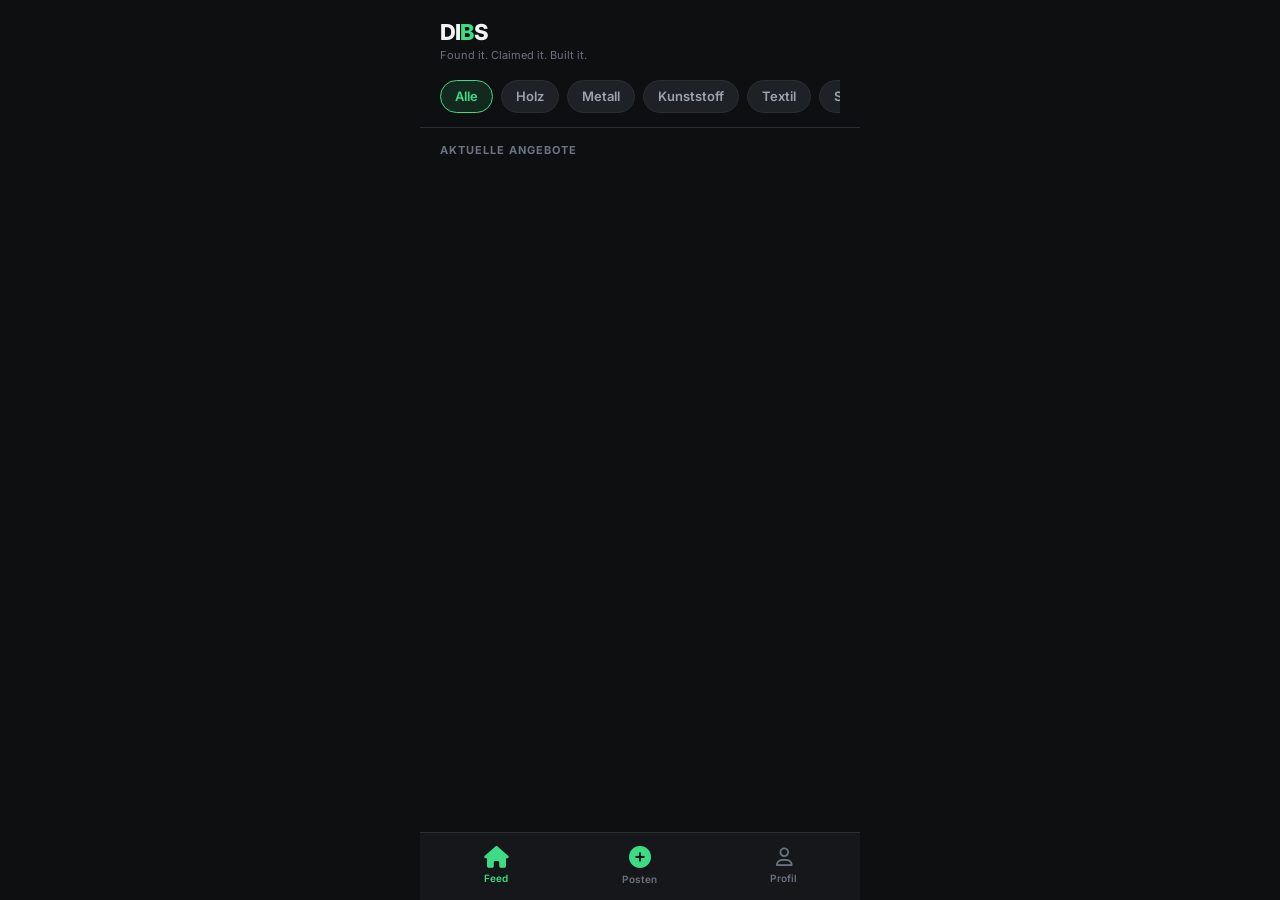
<file: index.html>
<!DOCTYPE html><html lang="de"><head><meta charset="UTF-8"><meta name="viewport" content="width=device-width,initial-scale=1,maximum-scale=1,user-scalable=no"><title>DIBS – Found it. Claimed it. Built it.</title><link href="https://fonts.googleapis.com/css2?family=Inter:wght@300;400;500;600;700;800;900&display=swap" rel="stylesheet"><link rel="stylesheet" href="https://cdnjs.cloudflare.com/ajax/libs/font-awesome/6.5.0/css/all.min.css"><link rel="stylesheet" href="style.css"><script src="https://thunkable.github.io/webviewer-extension/thunkableWebviewerExtension.js"></script></head><body><div id="app">
<div id="screen-feed" class="screen active"><div class="top-bar"><div class="logo-row"><div><div class="logo-text">DI<span>B</span>S</div><div class="logo-sub">Found it. Claimed it. Built it.</div></div></div><div class="chips" id="feed-chips"></div></div><div class="section-pad" style="padding-top:14px"><div class="section-label">Aktuelle Angebote</div></div><div id="feed-list"></div></div>
<div id="screen-post" class="screen"><div class="form-screen-header"><div class="screen-title">Material posten</div><div class="screen-sub">Teile übrig gebliebenes Material mit anderen Betrieben.</div></div><div class="form-wrap"><div class="photo-slot" id="photo-slot"><img id="photo-preview" alt="" style="display:none"><div class="photo-overlay" id="photo-overlay" style="display:none"><i class="fa-solid fa-camera-rotate" style="font-size:12px;color:#fff;margin:0"></i> Foto ändern</div><div id="photo-placeholder"><i class="fa-regular fa-image"></i><p>Foto hinzufügen</p><small>Wähle eine Option</small></div></div><div class="photo-choice-row"><button class="photo-choice-btn" data-source="camera"><i class="fa-solid fa-camera"></i> Kamera</button><button class="photo-choice-btn" data-source="gallery"><i class="fa-regular fa-images"></i> Galerie</button></div>
<div class="form-group"><label class="form-label">Materialbezeichnung *</label><input class="form-input" id="f-title" placeholder="z.B. Fichtenbretter 2m"></div><div class="form-row"><div class="form-group"><label class="form-label">Kategorie *</label><div class="select-wrap"><select class="form-select" id="f-cat"></select></div></div><div class="form-group"><label class="form-label">PLZ *</label><input class="form-input" id="f-plz" placeholder="z.B. 4400" maxlength="5" inputmode="numeric"></div></div><div class="form-row"><div class="form-group"><label class="form-label">Menge *</label><input type="number" class="form-input" id="f-qty" placeholder="8" min="0" step="0.1"></div><div class="form-group"><label class="form-label">Einheit *</label><div class="select-wrap"><select class="form-select" id="f-unit"></select></div></div></div><div class="form-group"><label class="form-label">Beschreibung</label><textarea class="form-textarea" id="f-desc" placeholder="Zustand, Maße, Besonderheiten…"></textarea></div><button class="btn-primary" id="btn-post"><i class="fa-solid fa-circle-check"></i> Material posten</button></div></div>
<div id="screen-profile" class="screen"><div class="profile-header"><div class="avatar" id="profile-avatar">TM</div><div class="profile-name" id="profile-name">—</div><div class="profile-meta"><i class="fa-solid fa-location-dot" style="margin-right:12px"></i><span id="profile-city">—</span></div><div class="stats-row"><div class="stat"><div class="stat-val green" id="stat-posts">0</div><div class="stat-lbl">Posts</div></div><div class="stat"><div class="stat-val" id="stat-given">0</div><div class="stat-lbl">Weitergaben</div></div><div class="stat"><div class="stat-val">4.8 <span style="font-size:14px;color:var(--orange)">★</span></div><div class="stat-lbl">Rating</div></div></div></div><div class="form-screen-header" style="margin-bottom:12px;padding:16px 28px 0"><div class="screen-title" style="font-size:18px">Meine Posts</div><div class="screen-sub">Deine angebotenen Materialien.</div></div><div id="mine-list"></div></div>
<nav class="bottom-nav"><div class="nav-item active"><i class="fa-solid fa-house"></i><span>Feed</span></div><div class="nav-item post-btn"><i class="fa-solid fa-plus-circle"></i><span>Posten</span></div><div class="nav-item"><i class="fa-regular fa-user"></i><span>Profil</span></div></nav>
</div><script src="script.js"></script></body></html>
</file>
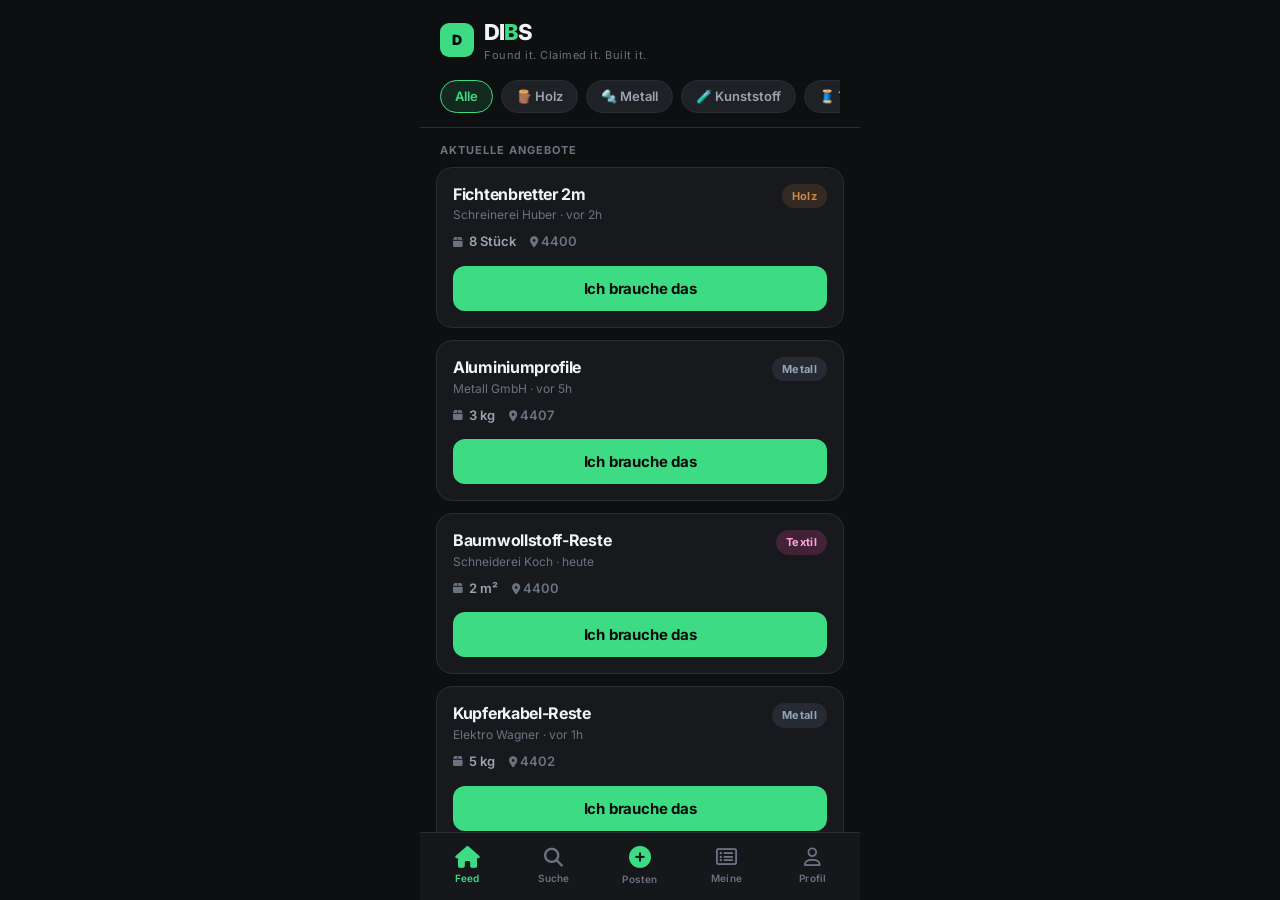
<file: dibs.html>
<!DOCTYPE html>
<html lang="de">
<head>
<meta charset="UTF-8">
<meta name="viewport" content="width=device-width, initial-scale=1.0, maximum-scale=1.0, user-scalable=no">
<title>DIBS – Found it. Claimed it. Built it.</title>
<link rel="preconnect" href="https://fonts.googleapis.com">
<link href="https://fonts.googleapis.com/css2?family=Inter:wght@300;400;500;600;700;800;900&display=swap" rel="stylesheet">
<link rel="stylesheet" href="https://cdnjs.cloudflare.com/ajax/libs/font-awesome/6.5.0/css/all.min.css">
<script src="https://thunkable.github.io/webviewer-extension/thunkableWebviewerExtension.js" type="text/javascript"></script>
<style>
  :root {
    --bg: #0e0f11;
    --surface: #17191d;
    --surface2: #1e2126;
    --surface3: #252930;
    --border: #2a2d34;
    --accent: #3DDC84;
    --accent-dim: rgba(61,220,132,0.12);
    --accent-hover: #34c876;
    --orange: #f59e0b;
    --orange-dim: rgba(245,158,11,0.15);
    --red: #ef4444;
    --red-dim: rgba(239,68,68,0.12);
    --muted: #6b7280;
    --muted2: #9ca3af;
    --text: #f1f3f5;
    --text2: #c9d1d9;
    --radius: 16px;
    --radius-sm: 10px;
    --radius-xs: 6px;
    --shadow: 0 4px 24px rgba(0,0,0,0.4);
    --nav-h: 68px;
    --font: 'Inter', -apple-system, BlinkMacSystemFont, sans-serif;
  }

  *, *::before, *::after { box-sizing: border-box; margin: 0; padding: 0; }

  html, body {
    height: 100%;
    background: var(--bg);
    color: var(--text);
    font-family: var(--font);
    font-size: 15px;
    line-height: 1.5;
    -webkit-font-smoothing: antialiased;
    overscroll-behavior: none;
  }

  #app {
    max-width: 440px;
    margin: 0 auto;
    height: 100dvh;
    display: flex;
    flex-direction: column;
    position: relative;
    overflow: hidden;
  }

  /* SCREENS */
  .screen {
    flex: 1;
    overflow-y: auto;
    overflow-x: hidden;
    padding-bottom: calc(var(--nav-h) + 8px);
    display: none;
    -webkit-overflow-scrolling: touch;
    scrollbar-width: none;
  }
  .screen::-webkit-scrollbar { display: none; }
  .screen.active { display: block; }

  /* HEADER */
  .top-bar {
    position: sticky;
    top: 0;
    z-index: 50;
    background: var(--bg);
    padding: 16px 20px 12px;
    border-bottom: 1px solid var(--border);
    backdrop-filter: blur(20px);
    -webkit-backdrop-filter: blur(20px);
  }

  .logo-row {
    display: flex;
    align-items: center;
    gap: 10px;
    margin-bottom: 14px;
  }

  .logo-mark {
    width: 34px;
    height: 34px;
    background: var(--accent);
    border-radius: 9px;
    display: flex;
    align-items: center;
    justify-content: center;
    font-weight: 900;
    font-size: 14px;
    color: #0a0a0a;
    letter-spacing: -0.5px;
    flex-shrink: 0;
  }

  .logo-text {
    font-size: 22px;
    font-weight: 800;
    color: var(--text);
    letter-spacing: -0.8px;
  }

  .logo-text span { color: var(--accent); }
  .logo-sub {
    font-size: 11px;
    color: var(--muted);
    font-weight: 400;
    letter-spacing: 0.5px;
    margin-top: -2px;
  }

  /* CHIPS */
  .chips {
    display: flex;
    gap: 8px;
    overflow-x: auto;
    scrollbar-width: none;
    padding: 2px 0;
  }
  .chips::-webkit-scrollbar { display: none; }

  .chip {
    flex-shrink: 0;
    padding: 6px 14px;
    border-radius: 50px;
    font-size: 13px;
    font-weight: 600;
    cursor: pointer;
    border: 1.5px solid var(--border);
    background: var(--surface2);
    color: var(--muted2);
    transition: all 0.18s ease;
    user-select: none;
  }

  .chip.active, .chip:hover {
    background: var(--accent-dim);
    border-color: var(--accent);
    color: var(--accent);
  }

  /* CARD */
  .card {
    background: var(--surface);
    border: 1px solid var(--border);
    border-radius: var(--radius);
    padding: 16px;
    margin: 0 16px 12px;
    transition: transform 0.15s ease, box-shadow 0.15s ease;
    animation: fadeSlide 0.3s ease both;
  }

  .card:hover {
    transform: translateY(-1px);
    box-shadow: var(--shadow);
  }

  @keyframes fadeSlide {
    from { opacity: 0; transform: translateY(10px); }
    to   { opacity: 1; transform: translateY(0); }
  }

  .card-header {
    display: flex;
    justify-content: space-between;
    align-items: flex-start;
    margin-bottom: 8px;
  }

  .card-title {
    font-size: 16px;
    font-weight: 700;
    color: var(--text);
    letter-spacing: -0.3px;
    line-height: 1.3;
  }

  .card-meta {
    font-size: 12px;
    color: var(--muted);
    margin-top: 2px;
    font-weight: 400;
  }

  .cat-badge {
    padding: 4px 10px;
    border-radius: 50px;
    font-size: 11px;
    font-weight: 700;
    letter-spacing: 0.3px;
    flex-shrink: 0;
  }

  .cat-Holz    { background: rgba(161,110,60,0.2);  color: #c8894a; }
  .cat-Metall  { background: rgba(100,116,139,0.2); color: #94a3b8; }
  .cat-Kunststoff { background: rgba(99,102,241,0.2); color: #a5b4fc; }
  .cat-Textil  { background: rgba(236,72,153,0.2);  color: #f9a8d4; }
  .cat-Sonstiges { background: rgba(107,114,128,0.2); color: #9ca3af; }

  .card-qty {
    display: flex;
    align-items: center;
    gap: 6px;
    font-size: 13px;
    font-weight: 600;
    color: var(--muted2);
    margin: 8px 0 14px;
  }

  .card-qty i { color: var(--muted); font-size: 11px; }

  .btn-claim {
    width: 100%;
    background: var(--accent);
    color: #0a0a0a;
    border: none;
    border-radius: 12px;
    padding: 13px;
    font-size: 15px;
    font-weight: 700;
    cursor: pointer;
    letter-spacing: -0.2px;
    transition: all 0.15s ease;
    font-family: var(--font);
  }

  .btn-claim:hover  { background: var(--accent-hover); transform: scale(1.01); }
  .btn-claim:active { transform: scale(0.98); }

  .btn-claim.sent {
    background: var(--surface3);
    color: var(--accent);
    border: 1.5px solid var(--accent);
    cursor: default;
  }

  /* SECTION LABEL */
  .section-pad { padding: 16px 20px 8px; }
  .section-label {
    font-size: 11px;
    font-weight: 700;
    letter-spacing: 1px;
    color: var(--muted);
    text-transform: uppercase;
  }

  /* BOTTOM NAV */
  .bottom-nav {
    position: sticky;
    bottom: 0;
    left: 0;
    right: 0;
    height: var(--nav-h);
    background: rgba(23,25,29,0.95);
    border-top: 1px solid var(--border);
    backdrop-filter: blur(24px);
    -webkit-backdrop-filter: blur(24px);
    display: flex;
    align-items: center;
    padding: 0 4px;
    z-index: 100;
  }

  .nav-item {
    flex: 1;
    display: flex;
    flex-direction: column;
    align-items: center;
    gap: 4px;
    cursor: pointer;
    padding: 8px 4px;
    border-radius: var(--radius-sm);
    transition: all 0.18s ease;
    user-select: none;
  }

  .nav-item i {
    font-size: 19px;
    color: var(--muted);
    transition: color 0.18s ease, transform 0.18s ease;
  }

  .nav-item span {
    font-size: 10px;
    font-weight: 600;
    color: var(--muted);
    transition: color 0.18s ease;
    letter-spacing: 0.2px;
  }

  .nav-item.active i, .nav-item.active span { color: var(--accent); }
  .nav-item.active i { transform: scale(1.15); }

  .nav-item.post-btn {
    flex-shrink: 0;
    width: 52px;
  }

  .nav-item.post-btn i {
    font-size: 22px;
    color: var(--accent);
  }

  /* FORM SCREEN */
  .form-wrap {
    padding: 8px 16px 20px;
  }

  .form-screen-header {
    padding: 16px 20px 0;
    margin-bottom: 4px;
  }

  .screen-title {
    font-size: 24px;
    font-weight: 800;
    letter-spacing: -0.7px;
    color: var(--text);
  }

  .screen-sub {
    font-size: 13px;
    color: var(--muted);
    margin-top: 4px;
  }

  .form-group {
    margin-bottom: 14px;
  }

  .form-label {
    font-size: 12px;
    font-weight: 700;
    color: var(--muted2);
    letter-spacing: 0.5px;
    text-transform: uppercase;
    margin-bottom: 6px;
    display: block;
  }

  .form-input, .form-select, .form-textarea {
    width: 100%;
    background: var(--surface);
    border: 1.5px solid var(--border);
    border-radius: var(--radius-sm);
    padding: 13px 14px;
    font-size: 15px;
    font-family: var(--font);
    color: var(--text);
    transition: border-color 0.18s ease, box-shadow 0.18s ease;
    appearance: none;
    -webkit-appearance: none;
    outline: none;
  }

  .form-input:focus, .form-select:focus, .form-textarea:focus {
    border-color: var(--accent);
    box-shadow: 0 0 0 3px var(--accent-dim);
  }

  .form-input::placeholder, .form-textarea::placeholder { color: var(--muted); }

  .form-textarea { resize: none; min-height: 90px; }

  .form-row {
    display: grid;
    grid-template-columns: 1fr 1fr;
    gap: 10px;
  }

  .upload-zone {
    border: 2px dashed var(--border);
    border-radius: var(--radius);
    padding: 28px;
    text-align: center;
    cursor: pointer;
    transition: all 0.18s ease;
    background: var(--surface);
    margin-bottom: 14px;
  }

  .upload-zone:hover, .upload-zone.drag {
    border-color: var(--accent);
    background: var(--accent-dim);
  }

  .upload-zone i {
    font-size: 28px;
    color: var(--muted);
    margin-bottom: 8px;
    display: block;
    transition: color 0.18s ease;
  }

  .upload-zone:hover i { color: var(--accent); }
  .upload-zone p { font-size: 13px; color: var(--muted); font-weight: 500; }
  .upload-zone small { font-size: 11px; color: var(--muted); margin-top: 4px; display: block; }

  .btn-primary {
    width: 100%;
    background: var(--accent);
    color: #0a0a0a;
    border: none;
    border-radius: var(--radius-sm);
    padding: 16px;
    font-size: 16px;
    font-weight: 800;
    cursor: pointer;
    font-family: var(--font);
    letter-spacing: -0.3px;
    display: flex;
    align-items: center;
    justify-content: center;
    gap: 8px;
    transition: all 0.15s ease;
    margin-top: 6px;
  }

  .btn-primary:hover  { background: var(--accent-hover); transform: scale(1.01); }
  .btn-primary:active { transform: scale(0.98); }

  /* MY POSTS */
  .my-post-card {
    background: var(--surface);
    border: 1px solid var(--border);
    border-radius: var(--radius);
    padding: 14px 16px;
    margin: 0 16px 10px;
    animation: fadeSlide 0.3s ease both;
  }

  .mp-header {
    display: flex;
    justify-content: space-between;
    align-items: center;
    margin-bottom: 6px;
  }

  .mp-title {
    font-size: 15px;
    font-weight: 700;
    color: var(--text);
    letter-spacing: -0.2px;
  }

  .status-pill {
    padding: 3px 10px;
    border-radius: 50px;
    font-size: 11px;
    font-weight: 700;
    letter-spacing: 0.3px;
  }

  .status-verfügbar  { background: rgba(61,220,132,0.15); color: var(--accent); }
  .status-reserviert { background: var(--orange-dim); color: var(--orange); }
  .status-abgeholt   { background: rgba(107,114,128,0.15); color: var(--muted2); }

  .mp-meta {
    font-size: 12px;
    color: var(--muted);
    margin-bottom: 10px;
  }

  .mp-actions {
    display: flex;
    gap: 8px;
  }

  .btn-sm {
    padding: 7px 14px;
    border-radius: var(--radius-xs);
    font-size: 12px;
    font-weight: 600;
    cursor: pointer;
    font-family: var(--font);
    border: 1.5px solid var(--border);
    background: var(--surface2);
    color: var(--muted2);
    transition: all 0.15s ease;
  }

  .btn-sm:hover { border-color: var(--muted2); color: var(--text); }

  .btn-sm.danger:hover {
    border-color: var(--red);
    color: var(--red);
    background: var(--red-dim);
  }

  .btn-sm.advance {
    border-color: var(--accent);
    color: var(--accent);
    background: var(--accent-dim);
  }

  .btn-sm.advance:hover {
    background: rgba(61,220,132,0.22);
  }

  /* SEARCH SCREEN */
  .search-pad {
    padding: 12px 16px 0;
  }

  .search-box {
    position: relative;
    margin-bottom: 14px;
  }

  .search-box i {
    position: absolute;
    left: 14px;
    top: 50%;
    transform: translateY(-50%);
    color: var(--muted);
    font-size: 14px;
  }

  .search-box input {
    width: 100%;
    background: var(--surface);
    border: 1.5px solid var(--border);
    border-radius: var(--radius-sm);
    padding: 13px 14px 13px 40px;
    font-size: 15px;
    font-family: var(--font);
    color: var(--text);
    outline: none;
    transition: border-color 0.18s ease, box-shadow 0.18s ease;
  }

  .search-box input:focus {
    border-color: var(--accent);
    box-shadow: 0 0 0 3px var(--accent-dim);
  }

  .search-box input::placeholder { color: var(--muted); }

  .filter-section { margin-bottom: 14px; }
  .filter-title {
    font-size: 11px;
    font-weight: 700;
    letter-spacing: 0.8px;
    text-transform: uppercase;
    color: var(--muted);
    margin-bottom: 8px;
  }

  .results-count {
    font-size: 12px;
    color: var(--muted);
    padding: 8px 16px 4px;
    font-weight: 500;
  }

  .results-count span { color: var(--accent); font-weight: 700; }

  .empty-state {
    text-align: center;
    padding: 48px 24px;
    color: var(--muted);
  }

  .empty-state i { font-size: 36px; margin-bottom: 12px; display: block; opacity: 0.4; }
  .empty-state p { font-size: 14px; font-weight: 500; }
  .empty-state small { font-size: 12px; margin-top: 4px; display: block; }

  /* PROFILE */
  .profile-header {
    padding: 28px 20px 20px;
    text-align: center;
    border-bottom: 1px solid var(--border);
    margin-bottom: 16px;
  }

  .avatar {
    width: 80px;
    height: 80px;
    border-radius: 50%;
    background: linear-gradient(135deg, var(--accent-dim) 0%, rgba(61,220,132,0.3) 100%);
    border: 3px solid var(--accent);
    display: flex;
    align-items: center;
    justify-content: center;
    margin: 0 auto 14px;
    font-size: 28px;
    font-weight: 800;
    color: var(--accent);
    letter-spacing: -1px;
  }

  .profile-name {
    font-size: 22px;
    font-weight: 800;
    color: var(--text);
    letter-spacing: -0.5px;
    margin-bottom: 3px;
  }

  .profile-meta {
    font-size: 13px;
    color: var(--muted);
    font-weight: 500;
  }

  .profile-meta i { margin-right: 4px; }

  .stats-row {
    display: flex;
    justify-content: center;
    gap: 0;
    margin-top: 20px;
  }

  .stat {
    flex: 1;
    text-align: center;
    padding: 12px 8px;
    border-right: 1px solid var(--border);
  }

  .stat:last-child { border-right: none; }

  .stat-val {
    font-size: 22px;
    font-weight: 800;
    color: var(--text);
    letter-spacing: -0.5px;
    line-height: 1;
    margin-bottom: 4px;
  }

  .stat-val.green { color: var(--accent); }
  .stat-lbl { font-size: 11px; color: var(--muted); font-weight: 500; }

  .badges-section { padding: 0 16px 16px; }

  .badge-card {
    background: var(--surface);
    border: 1px solid var(--border);
    border-radius: var(--radius);
    padding: 12px 16px;
    display: flex;
    align-items: center;
    gap: 12px;
    margin-bottom: 8px;
    animation: fadeSlide 0.3s ease both;
  }

  .badge-icon {
    width: 40px;
    height: 40px;
    border-radius: 12px;
    display: flex;
    align-items: center;
    justify-content: center;
    font-size: 18px;
    flex-shrink: 0;
  }

  .badge-icon.gold   { background: rgba(245,158,11,0.15); }
  .badge-icon.green  { background: rgba(61,220,132,0.15); }
  .badge-icon.star   { background: rgba(251,191,36,0.15); }

  .badge-info .badge-name {
    font-size: 14px;
    font-weight: 700;
    color: var(--text);
    margin-bottom: 2px;
  }

  .badge-info .badge-desc {
    font-size: 11px;
    color: var(--muted);
    font-weight: 400;
  }

  .btn-outline {
    width: calc(100% - 32px);
    margin: 0 16px 20px;
    background: transparent;
    border: 1.5px solid var(--border);
    border-radius: var(--radius-sm);
    padding: 14px;
    font-size: 14px;
    font-weight: 700;
    color: var(--text2);
    cursor: pointer;
    font-family: var(--font);
    display: flex;
    align-items: center;
    justify-content: center;
    gap: 8px;
    transition: all 0.15s ease;
  }

  .btn-outline:hover {
    border-color: var(--accent);
    color: var(--accent);
    background: var(--accent-dim);
  }

  /* MODAL / TOAST */
  .toast-wrap {
    position: fixed;
    top: 0; left: 0; right: 0; bottom: 0;
    background: rgba(0,0,0,0.6);
    backdrop-filter: blur(4px);
    z-index: 200;
    display: flex;
    align-items: center;
    justify-content: center;
    padding: 24px;
    opacity: 0;
    pointer-events: none;
    transition: opacity 0.22s ease;
  }

  .toast-wrap.show { opacity: 1; pointer-events: all; }

  .toast-box {
    background: var(--surface);
    border: 1px solid var(--border);
    border-radius: 20px;
    padding: 28px 24px;
    text-align: center;
    max-width: 300px;
    width: 100%;
    transform: scale(0.9) translateY(12px);
    transition: transform 0.22s ease;
    box-shadow: 0 20px 60px rgba(0,0,0,0.5);
  }

  .toast-wrap.show .toast-box { transform: scale(1) translateY(0); }

  .toast-icon {
    width: 60px;
    height: 60px;
    background: var(--accent-dim);
    border-radius: 50%;
    display: flex;
    align-items: center;
    justify-content: center;
    margin: 0 auto 16px;
    font-size: 26px;
  }

  .toast-title {
    font-size: 18px;
    font-weight: 800;
    color: var(--text);
    margin-bottom: 8px;
    letter-spacing: -0.3px;
  }

  .toast-msg {
    font-size: 13px;
    color: var(--muted);
    line-height: 1.5;
  }

  .toast-close {
    margin-top: 20px;
    width: 100%;
    background: var(--accent);
    color: #0a0a0a;
    border: none;
    border-radius: 10px;
    padding: 12px;
    font-size: 14px;
    font-weight: 700;
    cursor: pointer;
    font-family: var(--font);
    transition: background 0.15s ease;
  }

  .toast-close:hover { background: var(--accent-hover); }

  /* EDIT MODAL */
  .modal-wrap {
    position: fixed;
    top: 0; left: 0; right: 0; bottom: 0;
    background: rgba(0,0,0,0.65);
    backdrop-filter: blur(6px);
    z-index: 210;
    display: flex;
    align-items: flex-end;
    justify-content: center;
    opacity: 0;
    pointer-events: none;
    transition: opacity 0.22s ease;
  }

  .modal-wrap.show { opacity: 1; pointer-events: all; }

  .modal-box {
    background: var(--surface);
    border: 1px solid var(--border);
    border-radius: 20px 20px 0 0;
    padding: 20px 20px 36px;
    width: 100%;
    max-width: 440px;
    transform: translateY(40px);
    transition: transform 0.25s ease;
    max-height: 90dvh;
    overflow-y: auto;
  }

  .modal-wrap.show .modal-box { transform: translateY(0); }

  .modal-handle {
    width: 36px; height: 4px;
    background: var(--border);
    border-radius: 2px;
    margin: 0 auto 20px;
  }

  .modal-title {
    font-size: 18px;
    font-weight: 800;
    letter-spacing: -0.4px;
    margin-bottom: 16px;
    color: var(--text);
  }

  /* select arrow */
  .select-wrap { position: relative; }
  .select-wrap::after {
    content: '\f078';
    font-family: 'Font Awesome 6 Free';
    font-weight: 900;
    position: absolute;
    right: 14px;
    top: 50%;
    transform: translateY(-50%);
    color: var(--muted);
    font-size: 11px;
    pointer-events: none;
  }

  /* profile edit form */
  #profile-edit-name, #profile-edit-city {
    width: 100%;
    background: var(--surface2);
    border: 1.5px solid var(--border);
    border-radius: var(--radius-sm);
    padding: 12px 14px;
    font-size: 15px;
    font-family: var(--font);
    color: var(--text);
    outline: none;
    transition: border-color 0.18s ease, box-shadow 0.18s ease;
    margin-bottom: 12px;
  }

  #profile-edit-name:focus, #profile-edit-city:focus {
    border-color: var(--accent);
    box-shadow: 0 0 0 3px var(--accent-dim);
  }

  /* requests dot */
  .req-dot {
    display: inline-flex;
    align-items: center;
    justify-content: center;
    width: 18px; height: 18px;
    background: var(--accent);
    color: #0a0a0a;
    border-radius: 50%;
    font-size: 10px;
    font-weight: 800;
    margin-left: 6px;
    flex-shrink: 0;
  }

  /* scrollable area */
  @media (max-width: 440px) {
    #app { max-width: 100%; }
  }
</style>
</head>
<body>
<div id="app">

  <!-- ───────────── SCREEN 1: FEED ───────────── -->
  <div id="screen-feed" class="screen active">
    <div class="top-bar">
      <div class="logo-row">
        <div class="logo-mark">D</div>
        <div>
          <div class="logo-text">DI<span>B</span>S</div>
          <div class="logo-sub">Found it. Claimed it. Built it.</div>
        </div>
      </div>
      <div class="chips" id="feed-chips">
        <div class="chip active" data-cat="Alle">Alle</div>
        <div class="chip" data-cat="Holz">🪵 Holz</div>
        <div class="chip" data-cat="Metall">🔩 Metall</div>
        <div class="chip" data-cat="Kunststoff">🧪 Kunststoff</div>
        <div class="chip" data-cat="Textil">🧵 Textil</div>
        <div class="chip" data-cat="Sonstiges">📦 Sonstiges</div>
      </div>
    </div>
    <div class="section-pad" style="padding-top:14px;">
      <div class="section-label">Aktuelle Angebote</div>
    </div>
    <div id="feed-list"></div>
  </div>

  <!-- ───────────── SCREEN 2: POSTEN ───────────── -->
  <div id="screen-post" class="screen">
    <div class="form-screen-header">
      <div class="screen-title">Material posten</div>
      <div class="screen-sub">Teile übrig gebliebenes Material mit anderen Betrieben.</div>
    </div>
    <div class="form-wrap">
      <div class="upload-zone" id="upload-zone">
        <i class="fa-regular fa-image"></i>
        <p>Foto hinzufügen</p>
        <small>Optional – JPEG, PNG bis 10 MB</small>
        <input type="file" id="upload-input" accept="image/*" style="display:none">
      </div>
      <div class="form-group">
        <label class="form-label">Materialbezeichnung *</label>
        <input type="text" class="form-input" id="f-title" placeholder="z.B. Fichtenbretter 2m">
      </div>
      <div class="form-row">
        <div class="form-group">
          <label class="form-label">Kategorie *</label>
          <div class="select-wrap">
            <select class="form-select" id="f-cat">
              <option value="">Wählen…</option>
              <option value="Holz">🪵 Holz</option>
              <option value="Metall">🔩 Metall</option>
              <option value="Kunststoff">🧪 Kunststoff</option>
              <option value="Textil">🧵 Textil</option>
              <option value="Sonstiges">📦 Sonstiges</option>
            </select>
          </div>
        </div>
        <div class="form-group">
          <label class="form-label">PLZ *</label>
          <input type="text" class="form-input" id="f-plz" placeholder="z.B. 4400" maxlength="5" inputmode="numeric">
        </div>
      </div>
      <div class="form-row">
        <div class="form-group">
          <label class="form-label">Menge *</label>
          <input type="number" class="form-input" id="f-qty" placeholder="8" min="0" step="0.1">
        </div>
        <div class="form-group">
          <label class="form-label">Einheit *</label>
          <div class="select-wrap">
            <select class="form-select" id="f-unit">
              <option value="Stück">Stück</option>
              <option value="kg">kg</option>
              <option value="m²">m²</option>
              <option value="m">m</option>
              <option value="Liter">Liter</option>
              <option value="Bund">Bund</option>
            </select>
          </div>
        </div>
      </div>
      <div class="form-group">
        <label class="form-label">Beschreibung</label>
        <textarea class="form-textarea" id="f-desc" placeholder="Zustand, Maße, Besonderheiten…"></textarea>
      </div>
      <button class="btn-primary" id="btn-post">
        <i class="fa-solid fa-circle-check"></i> Material posten
      </button>
    </div>
  </div>

  <!-- ───────────── SCREEN 3: MEINE POSTS ───────────── -->
  <div id="screen-mine" class="screen">
    <div class="form-screen-header" style="margin-bottom:12px;">
      <div class="screen-title">Meine Posts</div>
      <div class="screen-sub">Deine angebotenen Materialien.</div>
    </div>
    <div id="mine-list"></div>
  </div>

  <!-- ───────────── SCREEN 4: SUCHE ───────────── -->
  <div id="screen-search" class="screen">
    <div class="form-screen-header" style="margin-bottom:0;">
      <div class="screen-title">Suche</div>
      <div class="screen-sub">Finde Materialien in deiner Nähe.</div>
    </div>
    <div class="search-pad">
      <div class="search-box" style="margin-top:14px;">
        <i class="fa-solid fa-magnifying-glass"></i>
        <input type="text" id="search-input" placeholder="Material suchen…">
      </div>
      <div class="filter-section">
        <div class="filter-title">Kategorie</div>
        <div class="chips" id="search-cat-chips">
          <div class="chip active" data-val="Alle">Alle</div>
          <div class="chip" data-val="Holz">🪵 Holz</div>
          <div class="chip" data-val="Metall">🔩 Metall</div>
          <div class="chip" data-val="Kunststoff">🧪 Kunststoff</div>
          <div class="chip" data-val="Textil">🧵 Textil</div>
        </div>
      </div>
      <div class="filter-section">
        <div class="filter-title">Umkreis</div>
        <div class="chips" id="search-radius-chips">
          <div class="chip active" data-val="5">5 km</div>
          <div class="chip" data-val="10">10 km</div>
          <div class="chip" data-val="25">25 km</div>
        </div>
      </div>
      <div class="filter-section">
        <div class="filter-title">Status</div>
        <div class="chips" id="search-status-chips">
          <div class="chip active" data-val="verfügbar">Verfügbar</div>
          <div class="chip" data-val="alle">Alle</div>
        </div>
      </div>
    </div>
    <div id="search-results-count" class="results-count"></div>
    <div id="search-results"></div>
  </div>

  <!-- ───────────── SCREEN 5: PROFIL ───────────── -->
  <div id="screen-profile" class="screen">
    <div class="profile-header">
      <div class="avatar" id="profile-avatar">TM</div>
      <div class="profile-name" id="profile-name">Tischlerei Mayer</div>
      <div class="profile-meta"><i class="fa-solid fa-location-dot"></i><span id="profile-city">Steyr</span></div>
      <div class="stats-row">
        <div class="stat">
          <div class="stat-val green" id="stat-posts">0</div>
          <div class="stat-lbl">Posts</div>
        </div>
        <div class="stat">
          <div class="stat-val" id="stat-given">8</div>
          <div class="stat-lbl">Weitergaben</div>
        </div>
        <div class="stat">
          <div class="stat-val">4.8 <span style="font-size:14px;color:var(--orange)">★</span></div>
          <div class="stat-lbl">Rating</div>
        </div>
      </div>
    </div>

    <div class="badges-section">
      <div class="section-label" style="margin-bottom:12px;">Badges</div>
      <div class="badge-card">
        <div class="badge-icon gold">🥇</div>
        <div class="badge-info">
          <div class="badge-name">Erstseparator</div>
          <div class="badge-desc">Erstes Material erfolgreich geteilt</div>
        </div>
      </div>
      <div class="badge-card" style="animation-delay:0.07s">
        <div class="badge-icon green">♻️</div>
        <div class="badge-info">
          <div class="badge-name">10 kg gerettet</div>
          <div class="badge-desc">Material mit 10+ kg vor der Tonne bewahrt</div>
        </div>
      </div>
      <div class="badge-card" style="animation-delay:0.14s">
        <div class="badge-icon star">⭐</div>
        <div class="badge-info">
          <div class="badge-name">Top-Geber</div>
          <div class="badge-desc">Rating von 4.5 oder besser erreicht</div>
        </div>
      </div>
    </div>

    <button class="btn-outline" id="btn-edit-profile">
      <i class="fa-regular fa-pen-to-square"></i> Profil bearbeiten
    </button>
  </div>

  <!-- ───────────── BOTTOM NAV ───────────── -->
  <nav class="bottom-nav">
    <div class="nav-item active" data-screen="feed">
      <i class="fa-solid fa-house"></i>
      <span>Feed</span>
    </div>
    <div class="nav-item" data-screen="search">
      <i class="fa-solid fa-magnifying-glass"></i>
      <span>Suche</span>
    </div>
    <div class="nav-item post-btn" data-screen="post">
      <i class="fa-solid fa-plus-circle"></i>
      <span>Posten</span>
    </div>
    <div class="nav-item" data-screen="mine">
      <i class="fa-regular fa-rectangle-list"></i>
      <span>Meine</span>
    </div>
    <div class="nav-item" data-screen="profile">
      <i class="fa-regular fa-user"></i>
      <span>Profil</span>
    </div>
  </nav>

</div>

<!-- TOAST -->
<div class="toast-wrap" id="toast-wrap">
  <div class="toast-box">
    <div class="toast-icon" id="toast-icon"></div>
    <div class="toast-title" id="toast-title"></div>
    <div class="toast-msg" id="toast-msg"></div>
    <button class="toast-close" id="toast-close">OK</button>
  </div>
</div>

<!-- EDIT MODAL -->
<div class="modal-wrap" id="modal-wrap">
  <div class="modal-box">
    <div class="modal-handle"></div>
    <div class="modal-title" id="modal-title">Material bearbeiten</div>
    <div id="modal-body"></div>
  </div>
</div>

<script>
/* ──────────────────────────────────────────
   DATA STORE
────────────────────────────────────────── */
let activeFilter  = 'Alle';
let searchQuery   = '';
let searchCat     = 'Alle';
let searchRadius  = '5';
let searchStatus  = 'verfügbar';

let profile = { name: 'Tischlerei Mayer', city: 'Steyr' };

function initials(name) {
  return name.split(' ').map(w => w[0]).join('').slice(0,2).toUpperCase();
}

const MINE_ID = 'mine';

const materials = [
  { id: 1, title: 'Fichtenbretter 2m',    cat: 'Holz',       qty: 8,   unit: 'Stück', plz: '4400', who: 'Schreinerei Huber',   age: 'vor 2h',    status: 'verfügbar',  requests: 0, own: false, desc: 'Unbehandelt, trocken, gehobelt.' },
  { id: 2, title: 'Aluminiumprofile',      cat: 'Metall',     qty: 3,   unit: 'kg',    plz: '4407', who: 'Metall GmbH',         age: 'vor 5h',    status: 'verfügbar',  requests: 2, own: false, desc: 'Verschiedene Längen, leicht oxidiert.' },
  { id: 3, title: 'Baumwollstoff-Reste',   cat: 'Textil',     qty: 2,   unit: 'm²',    plz: '4400', who: 'Schneiderei Koch',    age: 'heute',     status: 'verfügbar',  requests: 1, own: false, desc: 'Gemischte Farben, Stückware.' },
  { id: 4, title: 'Kupferkabel-Reste',     cat: 'Metall',     qty: 5,   unit: 'kg',    plz: '4402', who: 'Elektro Wagner',      age: 'vor 1h',    status: 'verfügbar',  requests: 2, own: false, desc: 'Verschiedene Querschnitte, 1–6mm².' },
  { id: 5, title: 'Acrylglas-Platten',     cat: 'Kunststoff', qty: 4,   unit: 'Stück', plz: '4451', who: 'Tischlerei Mayer',    age: 'gestern',   status: 'reserviert', requests: 3, own: true,  desc: '60×40 cm, 5mm stark, transparent.' },
  { id: 6, title: 'Eichenleisten 1,5m',   cat: 'Holz',       qty: 12,  unit: 'Stück', plz: '4400', who: 'Holzwerk Prammer',    age: 'vor 3h',    status: 'verfügbar',  requests: 0, own: false, desc: 'Massiv, getrocknet, 4×2 cm.' },
  { id: 7, title: 'Stahlreste 5kg',        cat: 'Metall',     qty: 5,   unit: 'kg',    plz: '4400', who: 'Schlosserei Huber',   age: 'vor 4h',    status: 'reserviert', requests: 1, own: false, desc: 'Flachstahl-Abschnitte, Restmengen.' },
];

let nextId = 100;

/* ──────────────────────────────────────────
   UTILITIES
────────────────────────────────────────── */
function claimedSet() {
  try { return new Set(JSON.parse(localStorage.getItem('dibs_claimed') || '[]')); } catch(e){ return new Set(); }
}

function markClaimed(id) {
  const s = claimedSet(); s.add(id);
  try { localStorage.setItem('dibs_claimed', JSON.stringify([...s])); } catch(e){}
}

function showToast(icon, title, msg) {
  document.getElementById('toast-icon').innerHTML = icon;
  document.getElementById('toast-title').textContent = title;
  document.getElementById('toast-msg').textContent  = msg;
  document.getElementById('toast-wrap').classList.add('show');
}

document.getElementById('toast-close').addEventListener('click', () => {
  document.getElementById('toast-wrap').classList.remove('show');
});

document.getElementById('toast-wrap').addEventListener('click', (e) => {
  if (e.target === document.getElementById('toast-wrap'))
    document.getElementById('toast-wrap').classList.remove('show');
});

function showModal(title, bodyHTML, onConfirm) {
  document.getElementById('modal-title').textContent = title;
  document.getElementById('modal-body').innerHTML = bodyHTML;
  document.getElementById('modal-wrap').classList.add('show');
  if (onConfirm) {
    const btn = document.getElementById('modal-confirm');
    if (btn) btn.addEventListener('click', onConfirm);
  }
}

function closeModal() { document.getElementById('modal-wrap').classList.remove('show'); }

document.getElementById('modal-wrap').addEventListener('click', (e) => {
  if (e.target === document.getElementById('modal-wrap')) closeModal();
});

/* ──────────────────────────────────────────
   NAVIGATION
────────────────────────────────────────── */
function navigate(screen) {
  document.querySelectorAll('.screen').forEach(s => s.classList.remove('active'));
  document.querySelectorAll('.nav-item').forEach(n => n.classList.remove('active'));
  document.getElementById(`screen-${screen}`).classList.add('active');
  document.querySelector(`.nav-item[data-screen="${screen}"]`)?.classList.add('active');

  if (screen === 'feed')    renderFeed();
  if (screen === 'mine')    renderMine();
  if (screen === 'search')  renderSearch();
  if (screen === 'profile') renderProfile();
}

document.querySelectorAll('.nav-item').forEach(n => {
  n.addEventListener('click', () => navigate(n.dataset.screen));
});

/* ──────────────────────────────────────────
   FEED
────────────────────────────────────────── */
function renderFeed() {
  const claimed = claimedSet();
  const list = document.getElementById('feed-list');
  const items = materials.filter(m =>
    activeFilter === 'Alle' || m.cat === activeFilter
  );

  if (!items.length) {
    list.innerHTML = `<div class="empty-state"><i class="fa-solid fa-box-open"></i><p>Keine Materialien in dieser Kategorie</p><small>Versuche einen anderen Filter.</small></div>`;
    return;
  }

  list.innerHTML = items.map((m, i) => `
    <div class="card" style="animation-delay:${i*0.06}s">
      <div class="card-header">
        <div>
          <div class="card-title">${escHtml(m.title)}</div>
          <div class="card-meta">${escHtml(m.who)} · ${escHtml(m.age)}</div>
        </div>
        <div class="cat-badge cat-${m.cat}">${m.cat}</div>
      </div>
      <div class="card-qty">
        <i class="fa-solid fa-box"></i>${m.qty} ${m.unit}
        ${m.plz ? `<span style="margin-left:8px;color:var(--muted)"><i class="fa-solid fa-location-dot"></i> ${m.plz}</span>` : ''}
      </div>
      ${m.status === 'verfügbar'
        ? `<button class="btn-claim ${claimed.has(m.id) ? 'sent' : ''}" data-id="${m.id}">
            ${claimed.has(m.id) ? '<i class="fa-solid fa-check"></i> Anfrage gesendet' : 'Ich brauche das'}
          </button>`
        : `<button class="btn-claim sent" style="cursor:default;" disabled>
            <i class="fa-solid fa-clock"></i> ${m.status === 'reserviert' ? 'Reserviert' : 'Abgeholt'}
          </button>`
      }
    </div>
  `).join('');

  list.querySelectorAll('.btn-claim:not(.sent)').forEach(btn => {
    btn.addEventListener('click', () => {
      const id = +btn.dataset.id;
      const mat = materials.find(m => m.id === id);
      if (!mat) return;
      mat.requests++;
      markClaimed(id);
      btn.classList.add('sent');
      btn.innerHTML = '<i class="fa-solid fa-check"></i> Anfrage gesendet';
      showToast('✅', 'Anfrage gesendet!', `Deine Anfrage für „${mat.title}" wurde übermittelt. Der Anbieter meldet sich bei dir.`);
    });
  });
}

// Feed filter chips
document.querySelectorAll('#feed-chips .chip').forEach(chip => {
  chip.addEventListener('click', () => {
    document.querySelectorAll('#feed-chips .chip').forEach(c => c.classList.remove('active'));
    chip.classList.add('active');
    activeFilter = chip.dataset.cat;
    renderFeed();
  });
});

/* ──────────────────────────────────────────
   POST
────────────────────────────────────────── */
document.getElementById('upload-zone').addEventListener('click', () => {
  document.getElementById('upload-input').click();
});

document.getElementById('upload-input').addEventListener('change', (e) => {
  const file = e.target.files[0];
  if (!file) return;
  const zone = document.getElementById('upload-zone');
  const reader = new FileReader();
  reader.onload = ev => {
    zone.innerHTML = `<img src="${ev.target.result}" style="max-height:140px;border-radius:10px;object-fit:cover;width:100%" alt="Vorschau">`;
  };
  reader.readAsDataURL(file);
});

// drag-drop
const upz = document.getElementById('upload-zone');
upz.addEventListener('dragover', e => { e.preventDefault(); upz.classList.add('drag'); });
upz.addEventListener('dragleave', () => upz.classList.remove('drag'));
upz.addEventListener('drop', e => {
  e.preventDefault(); upz.classList.remove('drag');
  const file = e.dataTransfer.files[0];
  if (!file) return;
  const reader = new FileReader();
  reader.onload = ev => {
    upz.innerHTML = `<img src="${ev.target.result}" style="max-height:140px;border-radius:10px;object-fit:cover;width:100%" alt="Vorschau">`;
  };
  reader.readAsDataURL(file);
});

document.getElementById('btn-post').addEventListener('click', () => {
  const title = document.getElementById('f-title').value.trim();
  const cat   = document.getElementById('f-cat').value;
  const qty   = parseFloat(document.getElementById('f-qty').value);
  const unit  = document.getElementById('f-unit').value;
  const plz   = document.getElementById('f-plz').value.trim();

  if (!title) { document.getElementById('f-title').focus(); return shakeInput('f-title'); }
  if (!cat)   { return shakeInput('f-cat'); }
  if (!qty || qty <= 0) { return shakeInput('f-qty'); }
  if (!plz)   { return shakeInput('f-plz'); }

  const desc  = document.getElementById('f-desc').value.trim();

  const newMat = {
    id: nextId++,
    title, cat, qty, unit, plz,
    who: profile.name,
    age: 'gerade eben',
    status: 'verfügbar',
    requests: 0,
    own: true,
    desc
  };

  materials.unshift(newMat);

  // reset form
  document.getElementById('f-title').value = '';
  document.getElementById('f-cat').value   = '';
  document.getElementById('f-qty').value   = '';
  document.getElementById('f-plz').value   = '';
  document.getElementById('f-desc').value  = '';
  const zone = document.getElementById('upload-zone');
  zone.innerHTML = `<i class="fa-regular fa-image"></i><p>Foto hinzufügen</p><small>Optional – JPEG, PNG bis 10 MB</small><input type="file" id="upload-input" accept="image/*" style="display:none">`;
  document.getElementById('upload-input').addEventListener('change', (e) => {
    const file = e.target.files[0]; if (!file) return;
    const r = new FileReader(); r.onload = ev => {
      zone.innerHTML = `<img src="${ev.target.result}" style="max-height:140px;border-radius:10px;object-fit:cover;width:100%" alt="Vorschau">`;
    }; r.readAsDataURL(file);
  });
  zone.addEventListener('click', () => document.getElementById('upload-input').click());

  showToast('🎉', 'Material gepostet!', `„${title}" ist jetzt im Feed sichtbar und in deinen Posts.`);
  updateStatPosts();
});

function shakeInput(id) {
  const el = document.getElementById(id);
  el.style.borderColor = 'var(--red)';
  el.style.boxShadow = '0 0 0 3px var(--red-dim)';
  setTimeout(() => { el.style.borderColor = ''; el.style.boxShadow = ''; }, 1400);
  el.focus();
}

/* ──────────────────────────────────────────
   MY POSTS
────────────────────────────────────────── */
const STATUS_CYCLE = { 'verfügbar': 'reserviert', 'reserviert': 'abgeholt', 'abgeholt': 'verfügbar' };
const STATUS_NEXT_LABEL = { 'verfügbar': '→ Reserviert', 'reserviert': '→ Abgeholt', 'abgeholt': '→ Verfügbar' };

function renderMine() {
  const owned = materials.filter(m => m.own);
  const list = document.getElementById('mine-list');

  if (!owned.length) {
    list.innerHTML = `<div class="empty-state"><i class="fa-regular fa-rectangle-list"></i><p>Noch keine eigenen Posts</p><small>Klicke auf „Posten", um Material anzubieten.</small></div>`;
    return;
  }

  list.innerHTML = owned.map((m, i) => `
    <div class="my-post-card" style="animation-delay:${i*0.06}s" data-id="${m.id}">
      <div class="mp-header">
        <div class="mp-title">${escHtml(m.title)}</div>
        <span class="status-pill status-${m.status}">${capitalize(m.status)}</span>
      </div>
      <div class="mp-meta">
        ${m.cat} · ${m.qty} ${m.unit} · PLZ ${m.plz}
        ${m.requests > 0 ? `<span class="req-dot">${m.requests}</span>` : ''}
      </div>
      <div class="mp-actions">
        <button class="btn-sm advance" data-action="advance">
          <i class="fa-solid fa-arrow-right"></i> ${STATUS_NEXT_LABEL[m.status]}
        </button>
        <button class="btn-sm" data-action="edit"><i class="fa-regular fa-pen-to-square"></i> Bearbeiten</button>
        <button class="btn-sm danger" data-action="delete"><i class="fa-regular fa-trash-can"></i></button>
      </div>
    </div>
  `).join('');

  list.querySelectorAll('[data-action]').forEach(btn => {
    btn.addEventListener('click', () => {
      const card = btn.closest('[data-id]');
      const id   = +card.dataset.id;
      const mat  = materials.find(m => m.id === id);
      if (!mat) return;
      const action = btn.dataset.action;

      if (action === 'advance') {
        mat.status = STATUS_CYCLE[mat.status];
        renderMine();
      }

      if (action === 'delete') {
        if (confirm(`„${mat.title}" wirklich löschen?`)) {
          const idx = materials.findIndex(m => m.id === id);
          if (idx > -1) materials.splice(idx, 1);
          renderMine();
          updateStatPosts();
        }
      }

      if (action === 'edit') {
        openEditModal(mat);
      }
    });
  });
}

function openEditModal(mat) {
  const body = `
    <div class="form-group">
      <label class="form-label">Materialbezeichnung</label>
      <input type="text" class="form-input" id="edit-title" value="${escHtml(mat.title)}">
    </div>
    <div class="form-row">
      <div class="form-group">
        <label class="form-label">Menge</label>
        <input type="number" class="form-input" id="edit-qty" value="${mat.qty}" min="0" step="0.1">
      </div>
      <div class="form-group">
        <label class="form-label">Einheit</label>
        <div class="select-wrap">
          <select class="form-select" id="edit-unit">
            ${['Stück','kg','m²','m','Liter','Bund'].map(u => `<option value="${u}" ${mat.unit===u?'selected':''}>${u}</option>`).join('')}
          </select>
        </div>
      </div>
    </div>
    <div class="form-group">
      <label class="form-label">Beschreibung</label>
      <textarea class="form-textarea" id="edit-desc">${escHtml(mat.desc||'')}</textarea>
    </div>
    <button class="btn-primary" id="modal-confirm"><i class="fa-solid fa-floppy-disk"></i> Speichern</button>
    <button onclick="closeModal()" style="width:100%;margin-top:10px;background:none;border:none;color:var(--muted);font-size:14px;cursor:pointer;font-family:var(--font);padding:10px;">Abbrechen</button>
  `;
  showModal('Material bearbeiten', body, () => {
    mat.title = document.getElementById('edit-title').value.trim() || mat.title;
    mat.qty   = parseFloat(document.getElementById('edit-qty').value)  || mat.qty;
    mat.unit  = document.getElementById('edit-unit').value;
    mat.desc  = document.getElementById('edit-desc').value.trim();
    closeModal();
    renderMine();
    showToast('✏️', 'Änderungen gespeichert', `„${mat.title}" wurde aktualisiert.`);
  });
}

/* ──────────────────────────────────────────
   SEARCH
────────────────────────────────────────── */
function renderSearch() {
  const q = searchQuery.toLowerCase();
  const results = materials.filter(m => {
    const matchQ   = !q || m.title.toLowerCase().includes(q) || m.cat.toLowerCase().includes(q);
    const matchCat = searchCat === 'Alle' || m.cat === searchCat;
    const matchSt  = searchStatus === 'alle' || m.status === 'verfügbar';
    return matchQ && matchCat && matchSt;
  });

  const count = document.getElementById('search-results-count');
  count.innerHTML = `<span>${results.length}</span> Ergebnis${results.length !== 1 ? 'se' : ''} gefunden`;

  const list = document.getElementById('search-results');
  if (!results.length) {
    list.innerHTML = `<div class="empty-state"><i class="fa-solid fa-magnifying-glass"></i><p>Nichts gefunden</p><small>Versuche andere Filter oder Suchbegriffe.</small></div>`;
    return;
  }

  const claimed = claimedSet();
  list.innerHTML = results.map((m, i) => `
    <div class="card" style="animation-delay:${i*0.05}s">
      <div class="card-header">
        <div>
          <div class="card-title">${escHtml(m.title)}</div>
          <div class="card-meta">${escHtml(m.who)} · ${escHtml(m.plz)}</div>
        </div>
        <div class="cat-badge cat-${m.cat}">${m.cat}</div>
      </div>
      <div class="card-qty">
        <i class="fa-solid fa-box"></i>${m.qty} ${m.unit}
      </div>
      ${m.status === 'verfügbar'
        ? `<button class="btn-claim ${claimed.has(m.id) ? 'sent' : ''}" data-id="${m.id}">
            ${claimed.has(m.id) ? '<i class="fa-solid fa-check"></i> Anfrage gesendet' : 'Ich brauche das'}
          </button>`
        : `<button class="btn-claim sent" disabled><i class="fa-solid fa-clock"></i> ${capitalize(m.status)}</button>`
      }
    </div>
  `).join('');

  list.querySelectorAll('.btn-claim:not(.sent)').forEach(btn => {
    btn.addEventListener('click', () => {
      const id = +btn.dataset.id;
      const mat = materials.find(m => m.id === id);
      if (!mat) return;
      mat.requests++;
      markClaimed(id);
      btn.classList.add('sent');
      btn.innerHTML = '<i class="fa-solid fa-check"></i> Anfrage gesendet';
      showToast('✅', 'Anfrage gesendet!', `Deine Anfrage für „${mat.title}" wurde übermittelt.`);
    });
  });
}

document.getElementById('search-input').addEventListener('input', (e) => {
  searchQuery = e.target.value;
  renderSearch();
});

function setupChipGroup(containerId, onSelect) {
  document.querySelectorAll(`#${containerId} .chip`).forEach(c => {
    c.addEventListener('click', () => {
      document.querySelectorAll(`#${containerId} .chip`).forEach(x => x.classList.remove('active'));
      c.classList.add('active');
      onSelect(c.dataset.val);
    });
  });
}

setupChipGroup('search-cat-chips',    v => { searchCat    = v; renderSearch(); });
setupChipGroup('search-radius-chips', v => { searchRadius = v; renderSearch(); });
setupChipGroup('search-status-chips', v => { searchStatus = v; renderSearch(); });

/* ──────────────────────────────────────────
   PROFILE
────────────────────────────────────────── */
function renderProfile() {
  document.getElementById('profile-name').textContent = profile.name;
  document.getElementById('profile-city').textContent = profile.city;
  document.getElementById('profile-avatar').textContent = initials(profile.name);
  updateStatPosts();
}

function updateStatPosts() {
  const own = materials.filter(m => m.own).length;
  document.getElementById('stat-posts').textContent = own;
}

document.getElementById('btn-edit-profile').addEventListener('click', () => {
  const body = `
    <div class="form-group">
      <label class="form-label">Name / Betrieb</label>
      <input type="text" id="profile-edit-name" value="${escHtml(profile.name)}" placeholder="Name">
    </div>
    <div class="form-group">
      <label class="form-label">Stadt</label>
      <input type="text" id="profile-edit-city" value="${escHtml(profile.city)}" placeholder="Stadt">
    </div>
    <button class="btn-primary" id="modal-confirm"><i class="fa-solid fa-floppy-disk"></i> Speichern</button>
    <button onclick="closeModal()" style="width:100%;margin-top:10px;background:none;border:none;color:var(--muted);font-size:14px;cursor:pointer;font-family:var(--font);padding:10px;">Abbrechen</button>
  `;
  showModal('Profil bearbeiten', body, () => {
    profile.name = document.getElementById('profile-edit-name').value.trim() || profile.name;
    profile.city = document.getElementById('profile-edit-city').value.trim() || profile.city;
    closeModal();
    renderProfile();
    showToast('👤', 'Profil aktualisiert', 'Deine Profilinformationen wurden gespeichert.');
  });
});

/* ──────────────────────────────────────────
   HELPERS
────────────────────────────────────────── */
function escHtml(s) {
  if (s == null) return '';
  return String(s).replace(/&/g,'&amp;').replace(/</g,'&lt;').replace(/>/g,'&gt;').replace(/"/g,'&quot;');
}

function capitalize(s) { return s ? s.charAt(0).toUpperCase() + s.slice(1) : s; }

/* ──────────────────────────────────────────
   INIT
────────────────────────────────────────── */
renderFeed();
updateStatPosts();
</script>
</body>
</html>
</file>
<file: style.css>
:root{--bg:#0e0f11;--surface:#17191d;--surface2:#1e2126;--surface3:#252930;--border:#2a2d34;--accent:#3DDC84;--accent-dim:rgba(61,220,132,.12);--orange:#f59e0b;--orange-dim:rgba(245,158,11,.15);--red:#ef4444;--red-dim:rgba(239,68,68,.12);--muted:#6b7280;--muted2:#9ca3af;--text:#f1f3f5;--text2:#c9d1d9;--radius:16px;--radius-sm:10px;--radius-xs:6px;--font:'Inter',-apple-system,BlinkMacSystemFont,sans-serif}
*,*::before,*::after{box-sizing:border-box;margin:0;padding:0}html,body{height:100%;background:var(--bg);color:var(--text);font-family:var(--font);font-size:15px;line-height:1.5;-webkit-font-smoothing:antialiased;overscroll-behavior:none}#app{max-width:440px;margin:0 auto;height:100dvh;display:flex;flex-direction:column;position:relative;overflow:hidden}.screen{flex:1;overflow:hidden auto;padding-bottom:16px;display:none;-webkit-overflow-scrolling:touch}.screen.active{display:block}.screen,.chips{scrollbar-width:none}.screen::-webkit-scrollbar,.chips::-webkit-scrollbar{display:none}
.top-bar{position:sticky;top:0;z-index:50;background:var(--bg);padding:16px 20px 12px;border-bottom:1px solid var(--border);backdrop-filter:blur(20px)}.logo-row{display:flex;align-items:center;gap:10px;margin-bottom:14px}.logo-text{font-size:22px;font-weight:800;letter-spacing:-.8px}.logo-text span{color:var(--accent)}.logo-sub{font-size:11px;color:var(--muted);margin-top:-2px}.chips{display:flex;gap:8px;overflow-x:auto;padding:2px 0}.chip{flex-shrink:0;padding:6px 14px;border-radius:50px;font-size:13px;font-weight:600;cursor:pointer;border:1.5px solid var(--border);background:var(--surface2);color:var(--muted2);transition:all .18s;user-select:none}.chip.active,.chip:hover{background:var(--accent-dim);border-color:var(--accent);color:var(--accent)}.section-pad{padding:16px 20px 8px}.section-label{font-size:11px;font-weight:700;letter-spacing:1px;color:var(--muted);text-transform:uppercase}
.card,.my-post-card{background:var(--surface);border:1px solid var(--border);border-radius:var(--radius);animation:fadeSlide .3s ease both}.card{padding:16px;margin:0 16px 12px}.my-post-card{padding:14px 16px;margin:0 16px 10px}@keyframes fadeSlide{from{opacity:0;transform:translateY(10px)}to{opacity:1;transform:none}}.card-header,.mp-header{display:flex;justify-content:space-between}.card-header{align-items:flex-start;margin-bottom:8px}.mp-header{align-items:center;margin-bottom:6px}.card-title{font-size:16px;font-weight:700;letter-spacing:-.3px;line-height:1.3}.card-meta{font-size:12px;color:var(--muted);margin-top:2px}.cat-badge,.status-pill{border-radius:50px;font-size:11px;font-weight:700;flex-shrink:0}.cat-badge{padding:4px 10px}.status-pill{padding:3px 10px}.cat-Holz{background:rgba(161,110,60,.2);color:#c8894a}.cat-Metall{background:rgba(100,116,139,.2);color:#94a3b8}.cat-Kunststoff{background:rgba(99,102,241,.2);color:#a5b4fc}.cat-Textil{background:rgba(236,72,153,.2);color:#f9a8d4}.cat-Sonstiges{background:rgba(107,114,128,.2);color:#9ca3af}.status-verfügbar{background:rgba(61,220,132,.15);color:var(--accent)}.status-reserviert{background:var(--orange-dim);color:var(--orange)}.status-abgeholt{background:rgba(107,114,128,.15);color:var(--muted2)}.card-qty{display:flex;align-items:center;gap:6px;font-size:13px;font-weight:600;color:var(--muted2);margin:8px 0 14px}.mp-title{font-size:15px;font-weight:700}.mp-meta{font-size:12px;color:var(--muted);margin-bottom:10px}.mp-actions{display:flex;gap:8px}.req-dot{display:inline-flex;align-items:center;justify-content:center;width:18px;height:18px;background:var(--accent);color:#0a0a0a;border-radius:50%;font-size:10px;font-weight:800;margin-left:6px}
.btn-claim,.btn-primary{width:100%;background:var(--accent);color:#0a0a0a;border:none;cursor:pointer;font-family:var(--font)}.btn-claim{border-radius:12px;padding:13px;font-size:15px;font-weight:700}.btn-claim.sent{background:var(--surface3);color:var(--accent);border:1.5px solid var(--accent);cursor:default}.btn-primary{border-radius:var(--radius-sm);padding:16px;font-size:16px;font-weight:800;display:flex;align-items:center;justify-content:center;gap:8px;margin-top:6px}.btn-sm{padding:7px 14px;border-radius:var(--radius-xs);font-size:12px;font-weight:600;cursor:pointer;font-family:var(--font);border:1.5px solid var(--border);background:var(--surface2);color:var(--muted2)}.btn-sm.danger:hover{border-color:var(--red);color:var(--red);background:var(--red-dim)}.btn-sm.advance{border-color:var(--accent);color:var(--accent);background:var(--accent-dim)}
.form-wrap{padding:8px 16px 20px}.form-screen-header{padding:16px 20px 0;margin-bottom:4px}.screen-title{font-size:24px;font-weight:800;letter-spacing:-.7px}.screen-sub{font-size:13px;color:var(--muted);margin-top:4px}.form-group{margin-bottom:14px}.form-label{font-size:12px;font-weight:700;color:var(--muted2);letter-spacing:.5px;text-transform:uppercase;margin-bottom:6px;display:block}.form-input,.form-select,.form-textarea{width:100%;background:var(--surface);border:1.5px solid var(--border);border-radius:var(--radius-sm);padding:13px 14px;font-size:15px;font-family:var(--font);color:var(--text);appearance:none;outline:none}.form-input:focus,.form-select:focus,.form-textarea:focus{border-color:var(--accent);box-shadow:0 0 0 3px var(--accent-dim)}.form-textarea{resize:none;min-height:90px}.form-row{display:grid;grid-template-columns:1fr 1fr;gap:10px}.select-wrap{position:relative}
.profile-header{padding:28px 20px 20px;text-align:center;border-bottom:1px solid var(--border);margin-bottom:16px}.avatar{width:80px;height:80px;border-radius:50%;background:linear-gradient(135deg,var(--accent-dim),rgba(61,220,132,.3));border:3px solid var(--accent);display:flex;align-items:center;justify-content:center;margin:0 auto 14px;font-size:28px;font-weight:800;color:var(--accent)}.profile-name{font-size:22px;font-weight:800;margin-bottom:3px}.profile-meta{font-size:13px;color:var(--muted);font-weight:500}.stats-row{display:flex;justify-content:center;margin-top:20px}.stat{flex:1;text-align:center;padding:12px 8px;border-right:1px solid var(--border)}.stat:last-child{border-right:none}.stat-val{font-size:22px;font-weight:800;line-height:1;margin-bottom:4px}.stat-val.green{color:var(--accent)}.stat-lbl{font-size:11px;color:var(--muted)}
.bottom-nav{position:sticky;bottom:0;height:68px;background:rgba(23,25,29,.95);border-top:1px solid var(--border);backdrop-filter:blur(24px);-webkit-backdrop-filter:blur(24px);display:flex;align-items:center;padding:0 4px;z-index:100}.nav-item{flex:1;display:flex;flex-direction:column;align-items:center;gap:4px;padding:8px 4px;border-radius:10px;user-select:none}.nav-item i{font-size:19px;color:var(--muted)}.nav-item span{font-size:10px;font-weight:600;color:var(--muted);letter-spacing:.2px}.nav-item.active i,.nav-item.active span{color:var(--accent)}.nav-item.active i{transform:scale(1.15)}.nav-item.post-btn{flex-shrink:0;width:52px}.nav-item.post-btn i{font-size:22px;color:var(--accent)}
.photo-slot{position:relative;border:2px dashed var(--border);border-radius:var(--radius);height:160px;text-align:center;background:var(--surface);margin-bottom:14px;cursor:pointer;overflow:hidden;display:flex;align-items:center;justify-content:center;transition:border-color .18s}.photo-slot:hover{border-color:var(--accent)}.photo-slot.filled{border-style:solid;border-color:var(--border)}.photo-slot i{font-size:26px;color:var(--muted);margin-bottom:6px;display:block}.photo-slot p{font-size:13px;color:var(--muted);font-weight:600}.photo-slot small{font-size:11px;color:var(--muted);margin-top:2px;display:block}#photo-preview{width:100%;height:100%;object-fit:cover;display:block}.photo-overlay{position:absolute;bottom:0;left:0;right:0;background:linear-gradient(to top,rgba(0,0,0,.75),transparent);color:#fff;font-size:12px;font-weight:600;padding:22px 12px 8px;display:flex;align-items:center;justify-content:center;gap:6px}.photo-choice-row{display:flex;gap:8px;margin-bottom:14px}.photo-choice-btn{flex:1;background:var(--surface2);border:1.5px solid var(--border);color:var(--text2);border-radius:var(--radius-sm);padding:11px;font-size:13px;font-weight:600;font-family:var(--font);cursor:pointer;display:flex;align-items:center;justify-content:center;gap:6px;transition:border-color .18s,color .18s}.photo-choice-btn:hover{border-color:var(--accent);color:var(--accent)}
</file>
